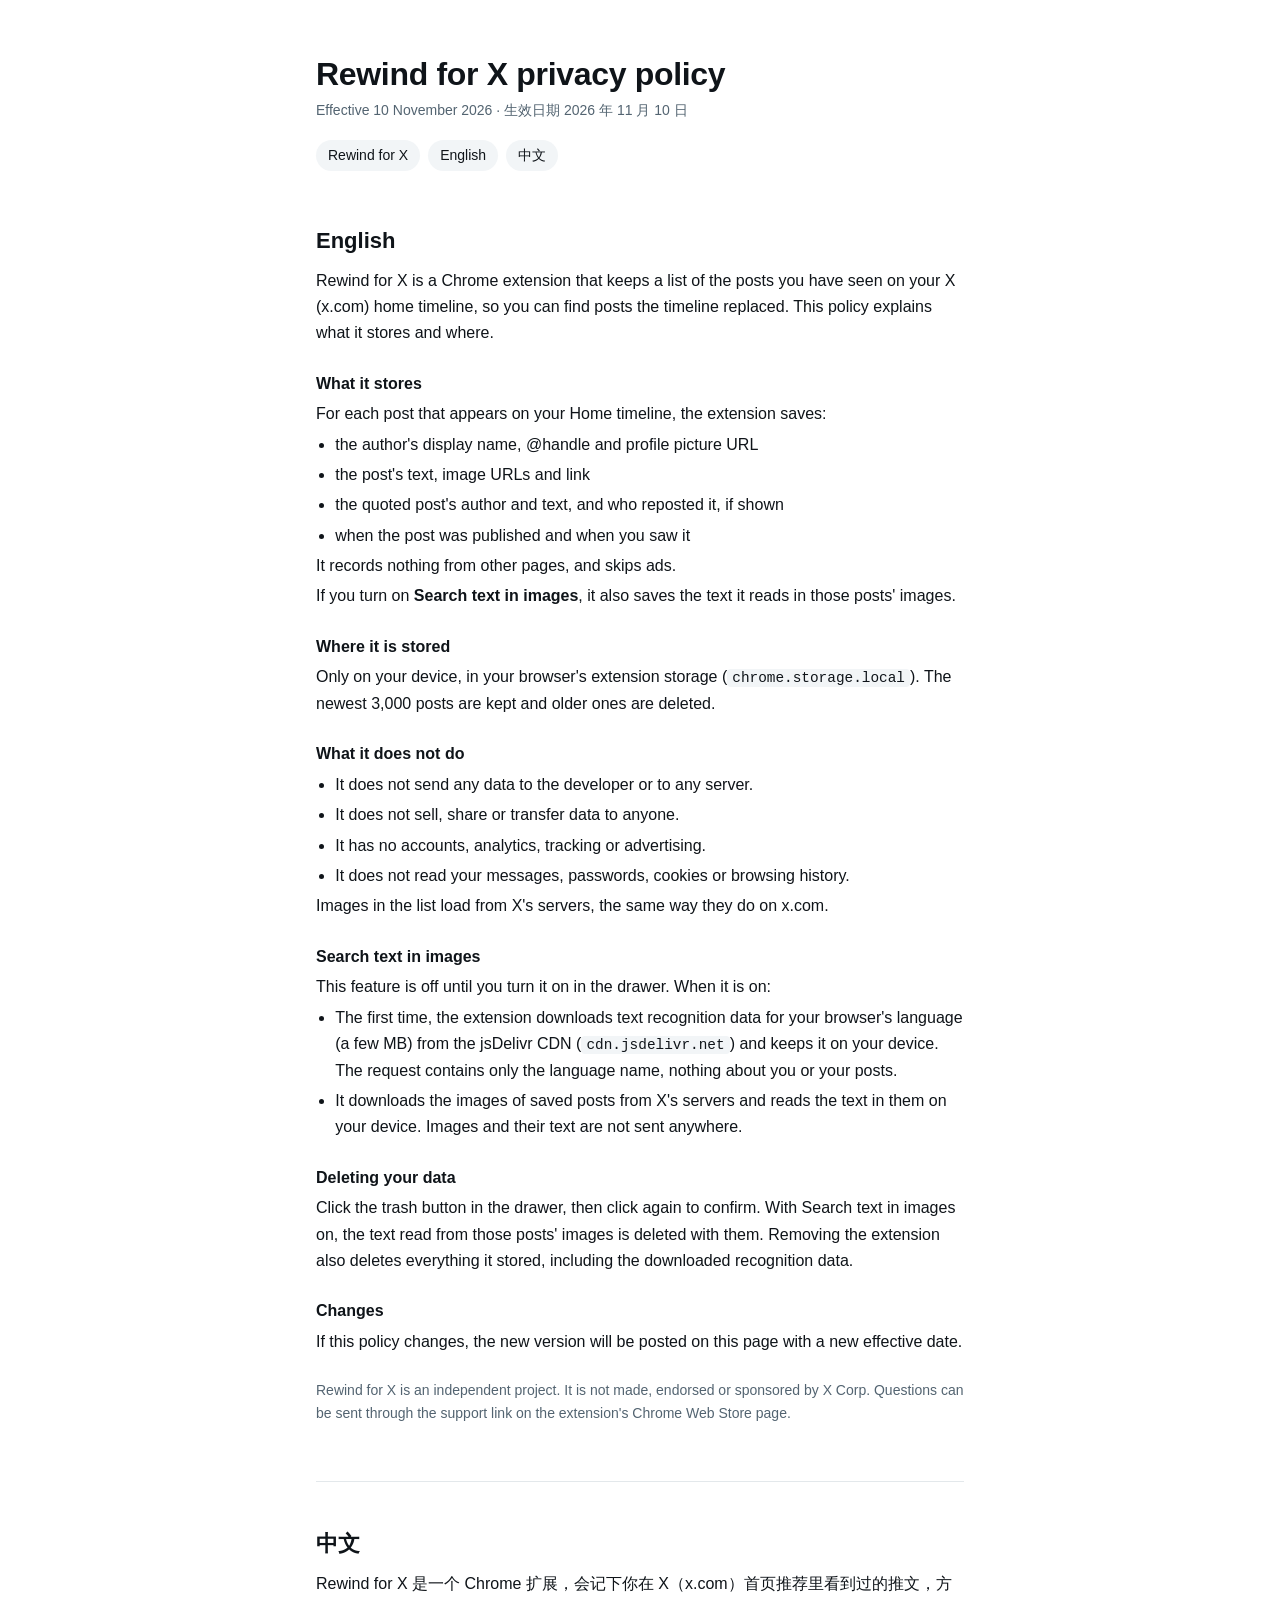
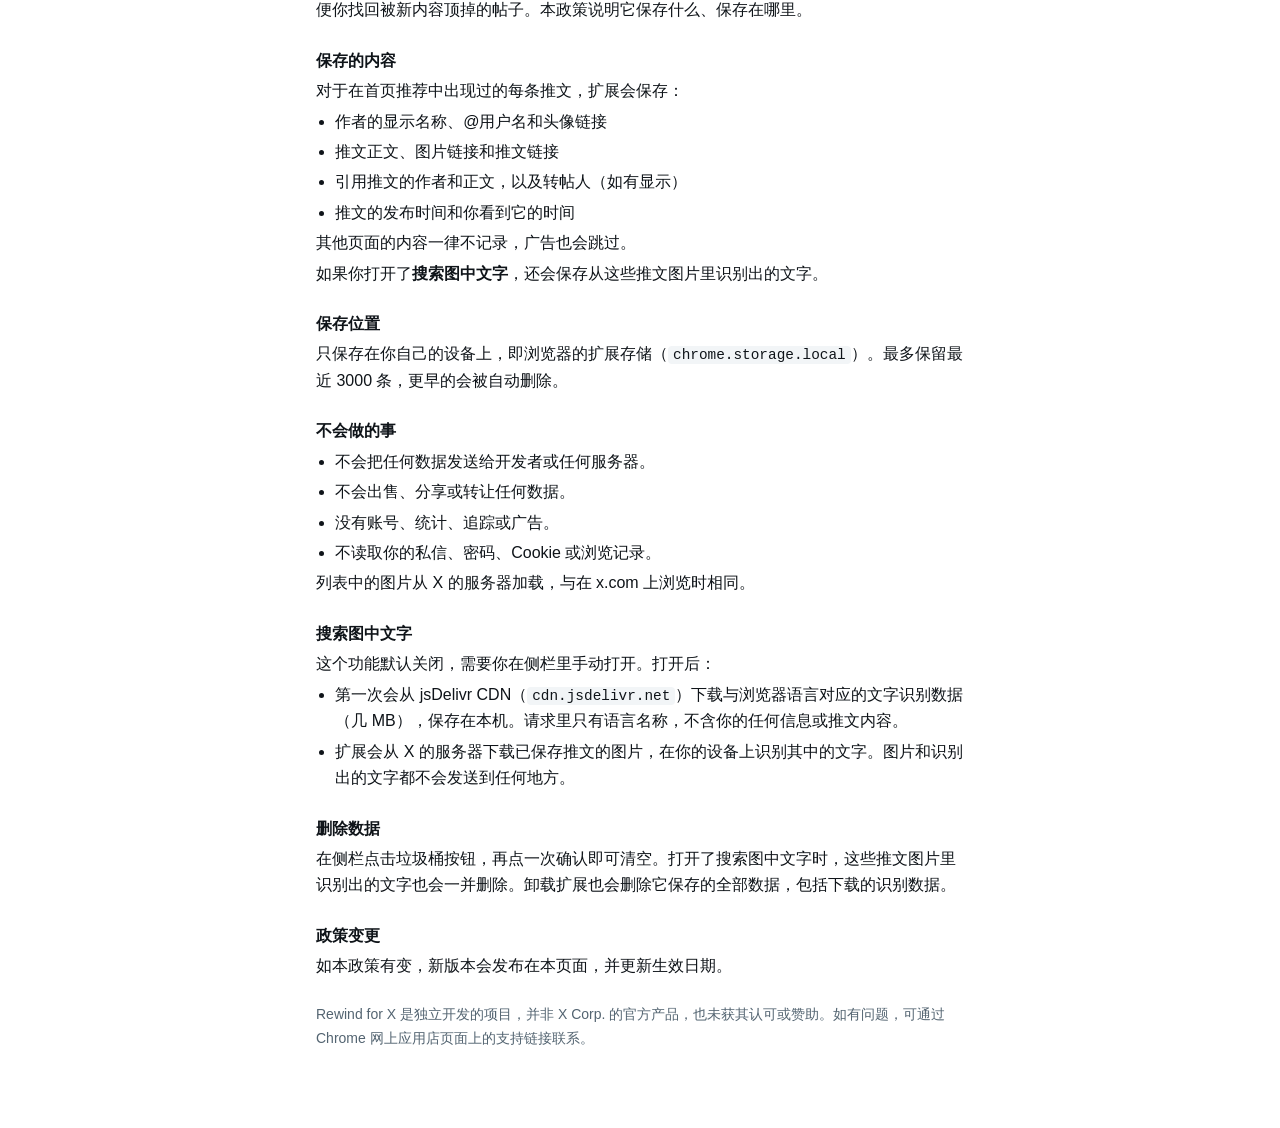
<file: site/privacy/index.html>
<!doctype html>
<html lang="en">
<head>
<meta charset="utf-8">
<meta name="viewport" content="width=device-width, initial-scale=1">
<title>Rewind for X Privacy</title>
<link rel="icon" href="/favicon.png">
<style>
  /* One reading column, English then Chinese, set like a plain legal notice. */
  :root {
    --bg: #ffffff; --fg: #0f1419; --muted: #536471; --line: #e3e8eb; --accent: #1a73c7; --chip: #f2f5f7;
    --body: -apple-system, BlinkMacSystemFont, "Segoe UI", Roboto, "PingFang SC", "Hiragino Sans GB", "Microsoft YaHei", sans-serif;
  }
  @media (prefers-color-scheme: dark) { :root:not([data-theme="light"]) {
    --bg: #0b0d10; --fg: #e7e9ea; --muted: #8b949c; --line: #262b30; --accent: #6cb2f5; --chip: #171b1f; color-scheme: dark;
  } }
  :root[data-theme="dark"] {
    --bg: #0b0d10; --fg: #e7e9ea; --muted: #8b949c; --line: #262b30; --accent: #6cb2f5; --chip: #171b1f; color-scheme: dark;
  }
  * { box-sizing: border-box; }
  body { margin: 0; background: var(--bg); color: var(--fg); font: 16px/1.65 var(--body); -webkit-font-smoothing: antialiased; }
  main { max-width: 680px; margin: 0 auto; padding-block: 56px 80px;
    padding-left: max(16px, env(safe-area-inset-left, 0px)); padding-right: max(16px, env(safe-area-inset-right, 0px));
    display: flex; flex-direction: column; gap: 56px; }
  header { display: flex; flex-direction: column; gap: 6px; }
  h1 { margin: 0; font-size: 32px; line-height: 1.15; letter-spacing: -.01em; text-wrap: balance; }
  .date { color: var(--muted); font-size: 14px; font-variant-numeric: tabular-nums; }
  nav { display: flex; gap: 8px; margin-top: 12px; }
  nav a { font-size: 14px; padding: 4px 12px; border-radius: 999px; background: var(--chip); color: var(--fg); text-decoration: none; }
  nav a:focus-visible, a:focus-visible { outline: 2px solid var(--accent); outline-offset: 2px; }
  section { display: flex; flex-direction: column; gap: 4px; }
  section + section { border-top: 1px solid var(--line); padding-top: 48px; }
  h2 { margin: 0 0 8px; font-size: 22px; line-height: 1.3; text-wrap: balance; }
  h3 { margin: 20px 0 0; font-size: 16px; }
  p, ul { margin: 0; }
  ul { padding-left: 1.2em; display: flex; flex-direction: column; gap: 4px; }
  code { font-size: .9em; padding: 1px 5px; border-radius: 4px; background: var(--chip); }
  a { color: var(--accent); }
  .note { color: var(--muted); font-size: 14px; margin-top: 20px; }
</style>
</head>
<body>
<main>
  <header>
    <h1>Rewind for X privacy policy</h1>
    <div class="date">Effective 10 November 2026 · 生效日期 2026 年 11 月 10 日</div>
    <nav><a href="/">Rewind for X</a><a href="#en">English</a><a href="#zh">中文</a></nav>
  </header>

  <section id="en" lang="en">
    <h2>English</h2>
    <p>Rewind for X is a Chrome extension that keeps a list of the posts you have seen on your X (x.com) home timeline, so you can find posts the timeline replaced. This policy explains what it stores and where.</p>

    <h3>What it stores</h3>
    <p>For each post that appears on your Home timeline, the extension saves:</p>
    <ul>
      <li>the author's display name, @handle and profile picture URL</li>
      <li>the post's text, image URLs and link</li>
      <li>the quoted post's author and text, and who reposted it, if shown</li>
      <li>when the post was published and when you saw it</li>
    </ul>
    <p>It records nothing from other pages, and skips ads.</p>
    <p>If you turn on <strong>Search text in images</strong>, it also saves the text it reads in those posts' images.</p>

    <h3>Where it is stored</h3>
    <p>Only on your device, in your browser's extension storage (<code>chrome.storage.local</code>). The newest 3,000 posts are kept and older ones are deleted.</p>

    <h3>What it does not do</h3>
    <ul>
      <li>It does not send any data to the developer or to any server.</li>
      <li>It does not sell, share or transfer data to anyone.</li>
      <li>It has no accounts, analytics, tracking or advertising.</li>
      <li>It does not read your messages, passwords, cookies or browsing history.</li>
    </ul>
    <p>Images in the list load from X's servers, the same way they do on x.com.</p>

    <h3>Search text in images</h3>
    <p>This feature is off until you turn it on in the drawer. When it is on:</p>
    <ul>
      <li>The first time, the extension downloads text recognition data for your browser's language (a few MB) from the jsDelivr CDN (<code>cdn.jsdelivr.net</code>) and keeps it on your device. The request contains only the language name, nothing about you or your posts.</li>
      <li>It downloads the images of saved posts from X's servers and reads the text in them on your device. Images and their text are not sent anywhere.</li>
    </ul>

    <h3>Deleting your data</h3>
    <p>Click the trash button in the drawer, then click again to confirm. With Search text in images on, the text read from those posts' images is deleted with them. Removing the extension also deletes everything it stored, including the downloaded recognition data.</p>

    <h3>Changes</h3>
    <p>If this policy changes, the new version will be posted on this page with a new effective date.</p>

    <p class="note">Rewind for X is an independent project. It is not made, endorsed or sponsored by X Corp. Questions can be sent through the support link on the extension's Chrome Web Store page.</p>
  </section>

  <section id="zh" lang="zh-CN">
    <h2>中文</h2>
    <p>Rewind for X 是一个 Chrome 扩展，会记下你在 X（x.com）首页推荐里看到过的推文，方便你找回被新内容顶掉的帖子。本政策说明它保存什么、保存在哪里。</p>

    <h3>保存的内容</h3>
    <p>对于在首页推荐中出现过的每条推文，扩展会保存：</p>
    <ul>
      <li>作者的显示名称、@用户名和头像链接</li>
      <li>推文正文、图片链接和推文链接</li>
      <li>引用推文的作者和正文，以及转帖人（如有显示）</li>
      <li>推文的发布时间和你看到它的时间</li>
    </ul>
    <p>其他页面的内容一律不记录，广告也会跳过。</p>
    <p>如果你打开了<strong>搜索图中文字</strong>，还会保存从这些推文图片里识别出的文字。</p>

    <h3>保存位置</h3>
    <p>只保存在你自己的设备上，即浏览器的扩展存储（<code>chrome.storage.local</code>）。最多保留最近 3000 条，更早的会被自动删除。</p>

    <h3>不会做的事</h3>
    <ul>
      <li>不会把任何数据发送给开发者或任何服务器。</li>
      <li>不会出售、分享或转让任何数据。</li>
      <li>没有账号、统计、追踪或广告。</li>
      <li>不读取你的私信、密码、Cookie 或浏览记录。</li>
    </ul>
    <p>列表中的图片从 X 的服务器加载，与在 x.com 上浏览时相同。</p>

    <h3>搜索图中文字</h3>
    <p>这个功能默认关闭，需要你在侧栏里手动打开。打开后：</p>
    <ul>
      <li>第一次会从 jsDelivr CDN（<code>cdn.jsdelivr.net</code>）下载与浏览器语言对应的文字识别数据（几 MB），保存在本机。请求里只有语言名称，不含你的任何信息或推文内容。</li>
      <li>扩展会从 X 的服务器下载已保存推文的图片，在你的设备上识别其中的文字。图片和识别出的文字都不会发送到任何地方。</li>
    </ul>

    <h3>删除数据</h3>
    <p>在侧栏点击垃圾桶按钮，再点一次确认即可清空。打开了搜索图中文字时，这些推文图片里识别出的文字也会一并删除。卸载扩展也会删除它保存的全部数据，包括下载的识别数据。</p>

    <h3>政策变更</h3>
    <p>如本政策有变，新版本会发布在本页面，并更新生效日期。</p>

    <p class="note">Rewind for X 是独立开发的项目，并非 X Corp. 的官方产品，也未获其认可或赞助。如有问题，可通过 Chrome 网上应用店页面上的支持链接联系。</p>
  </section>
</main>
</body>
</html>
</file>
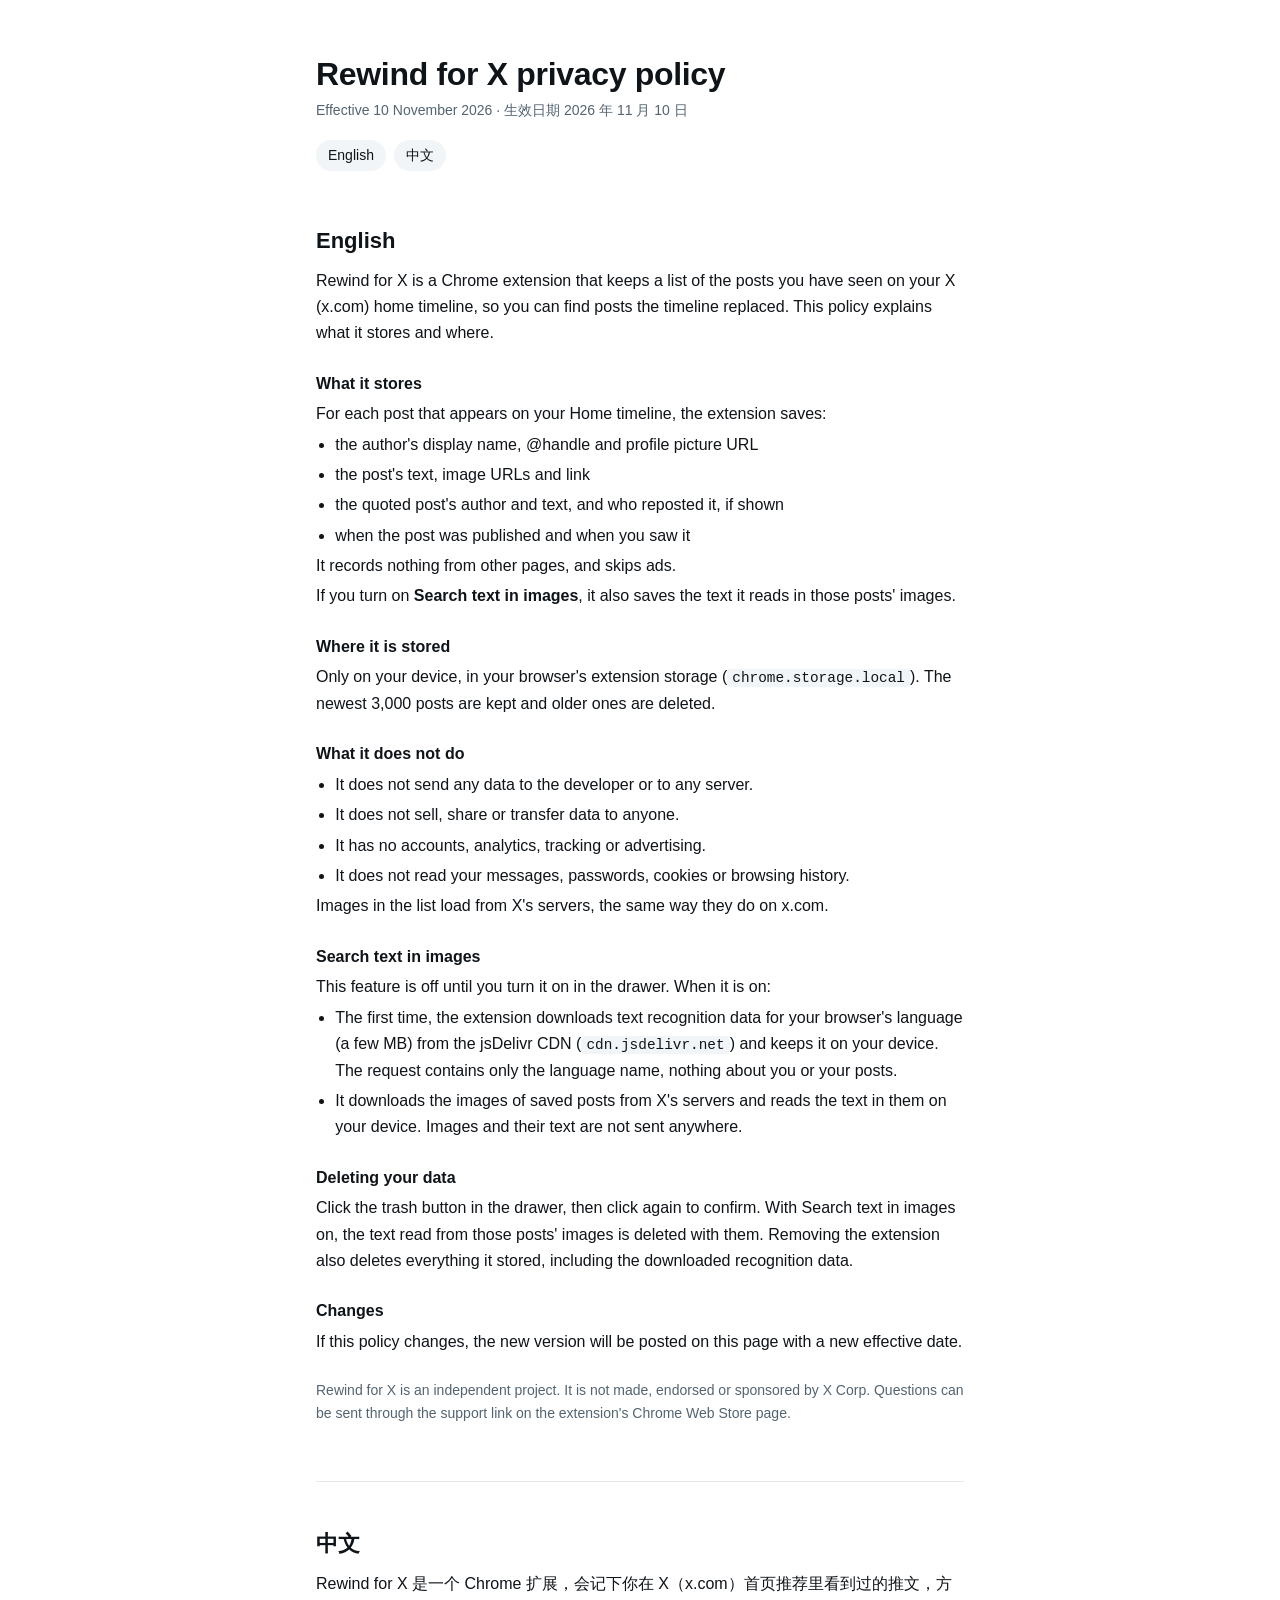
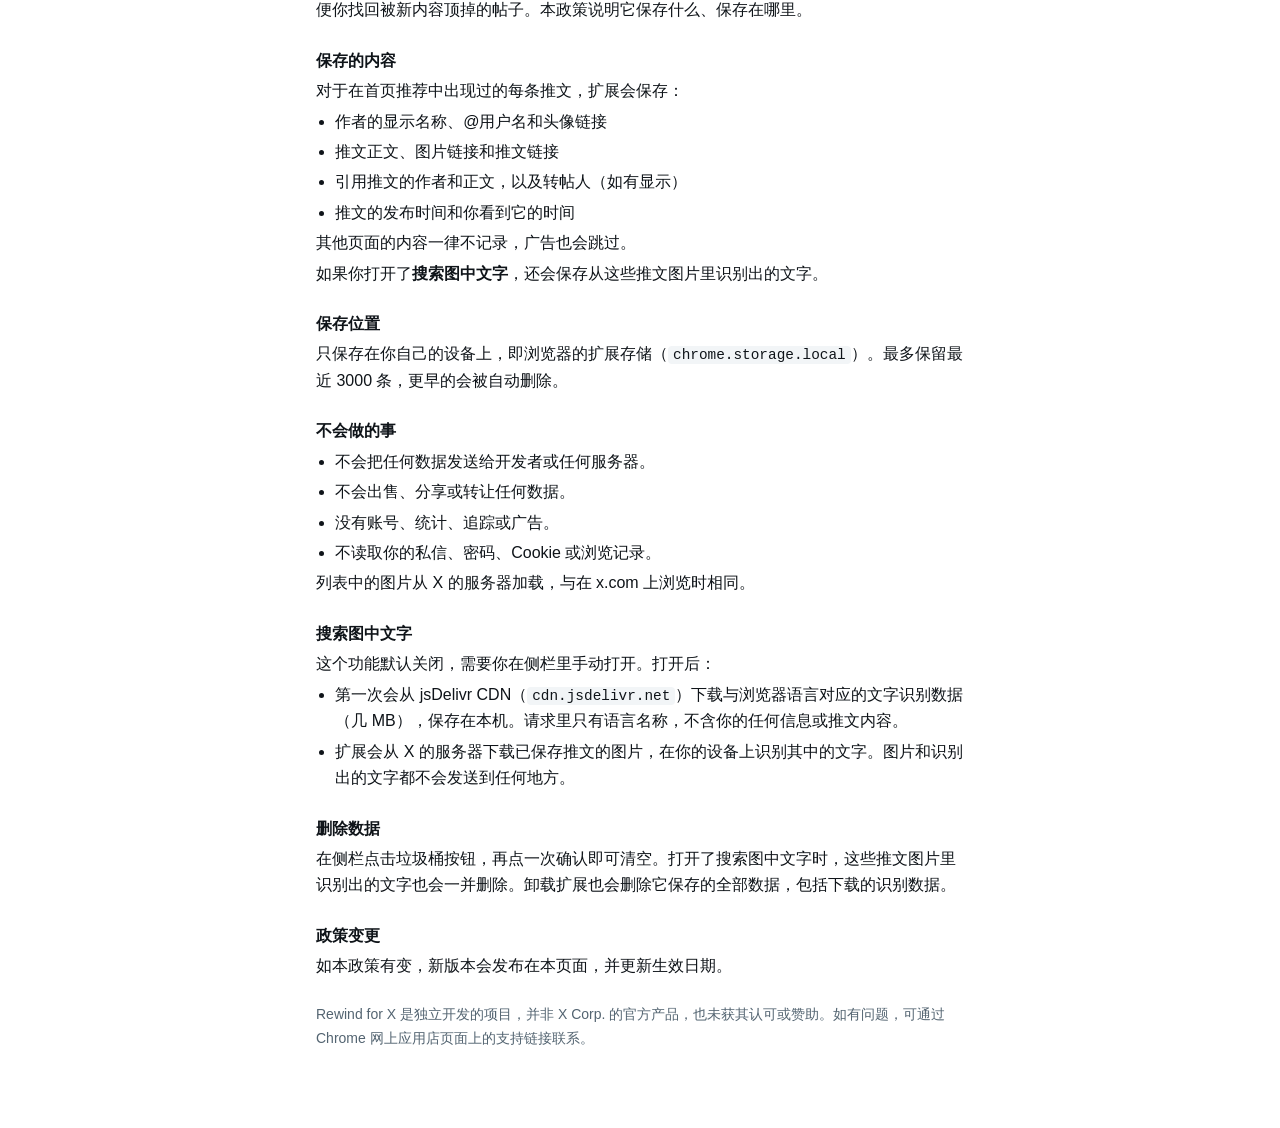
<file: store/privacy-policy.html>
<!doctype html>
<html lang="en">
<head>
<meta charset="utf-8">
<meta name="viewport" content="width=device-width, initial-scale=1">
<title>Rewind for X Privacy</title>
<style>
  /* One reading column, English then Chinese, set like a plain legal notice. */
  :root {
    --bg: #ffffff; --fg: #0f1419; --muted: #536471; --line: #e3e8eb; --accent: #1a73c7; --chip: #f2f5f7;
    --body: -apple-system, BlinkMacSystemFont, "Segoe UI", Roboto, "PingFang SC", "Hiragino Sans GB", "Microsoft YaHei", sans-serif;
  }
  @media (prefers-color-scheme: dark) { :root:not([data-theme="light"]) {
    --bg: #0b0d10; --fg: #e7e9ea; --muted: #8b949c; --line: #262b30; --accent: #6cb2f5; --chip: #171b1f; color-scheme: dark;
  } }
  :root[data-theme="dark"] {
    --bg: #0b0d10; --fg: #e7e9ea; --muted: #8b949c; --line: #262b30; --accent: #6cb2f5; --chip: #171b1f; color-scheme: dark;
  }
  * { box-sizing: border-box; }
  body { margin: 0; background: var(--bg); color: var(--fg); font: 16px/1.65 var(--body); -webkit-font-smoothing: antialiased; }
  main { max-width: 680px; margin: 0 auto; padding-block: 56px 80px;
    padding-left: max(16px, env(safe-area-inset-left, 0px)); padding-right: max(16px, env(safe-area-inset-right, 0px));
    display: flex; flex-direction: column; gap: 56px; }
  header { display: flex; flex-direction: column; gap: 6px; }
  h1 { margin: 0; font-size: 32px; line-height: 1.15; letter-spacing: -.01em; text-wrap: balance; }
  .date { color: var(--muted); font-size: 14px; font-variant-numeric: tabular-nums; }
  nav { display: flex; gap: 8px; margin-top: 12px; }
  nav a { font-size: 14px; padding: 4px 12px; border-radius: 999px; background: var(--chip); color: var(--fg); text-decoration: none; }
  nav a:focus-visible, a:focus-visible { outline: 2px solid var(--accent); outline-offset: 2px; }
  section { display: flex; flex-direction: column; gap: 4px; }
  section + section { border-top: 1px solid var(--line); padding-top: 48px; }
  h2 { margin: 0 0 8px; font-size: 22px; line-height: 1.3; text-wrap: balance; }
  h3 { margin: 20px 0 0; font-size: 16px; }
  p, ul { margin: 0; }
  ul { padding-left: 1.2em; display: flex; flex-direction: column; gap: 4px; }
  code { font-size: .9em; padding: 1px 5px; border-radius: 4px; background: var(--chip); }
  a { color: var(--accent); }
  .note { color: var(--muted); font-size: 14px; margin-top: 20px; }
</style>
</head>
<body>
<main>
  <header>
    <h1>Rewind for X privacy policy</h1>
    <div class="date">Effective 10 November 2026 · 生效日期 2026 年 11 月 10 日</div>
    <nav><a href="#en">English</a><a href="#zh">中文</a></nav>
  </header>

  <section id="en" lang="en">
    <h2>English</h2>
    <p>Rewind for X is a Chrome extension that keeps a list of the posts you have seen on your X (x.com) home timeline, so you can find posts the timeline replaced. This policy explains what it stores and where.</p>

    <h3>What it stores</h3>
    <p>For each post that appears on your Home timeline, the extension saves:</p>
    <ul>
      <li>the author's display name, @handle and profile picture URL</li>
      <li>the post's text, image URLs and link</li>
      <li>the quoted post's author and text, and who reposted it, if shown</li>
      <li>when the post was published and when you saw it</li>
    </ul>
    <p>It records nothing from other pages, and skips ads.</p>
    <p>If you turn on <strong>Search text in images</strong>, it also saves the text it reads in those posts' images.</p>

    <h3>Where it is stored</h3>
    <p>Only on your device, in your browser's extension storage (<code>chrome.storage.local</code>). The newest 3,000 posts are kept and older ones are deleted.</p>

    <h3>What it does not do</h3>
    <ul>
      <li>It does not send any data to the developer or to any server.</li>
      <li>It does not sell, share or transfer data to anyone.</li>
      <li>It has no accounts, analytics, tracking or advertising.</li>
      <li>It does not read your messages, passwords, cookies or browsing history.</li>
    </ul>
    <p>Images in the list load from X's servers, the same way they do on x.com.</p>

    <h3>Search text in images</h3>
    <p>This feature is off until you turn it on in the drawer. When it is on:</p>
    <ul>
      <li>The first time, the extension downloads text recognition data for your browser's language (a few MB) from the jsDelivr CDN (<code>cdn.jsdelivr.net</code>) and keeps it on your device. The request contains only the language name, nothing about you or your posts.</li>
      <li>It downloads the images of saved posts from X's servers and reads the text in them on your device. Images and their text are not sent anywhere.</li>
    </ul>

    <h3>Deleting your data</h3>
    <p>Click the trash button in the drawer, then click again to confirm. With Search text in images on, the text read from those posts' images is deleted with them. Removing the extension also deletes everything it stored, including the downloaded recognition data.</p>

    <h3>Changes</h3>
    <p>If this policy changes, the new version will be posted on this page with a new effective date.</p>

    <p class="note">Rewind for X is an independent project. It is not made, endorsed or sponsored by X Corp. Questions can be sent through the support link on the extension's Chrome Web Store page.</p>
  </section>

  <section id="zh" lang="zh-CN">
    <h2>中文</h2>
    <p>Rewind for X 是一个 Chrome 扩展，会记下你在 X（x.com）首页推荐里看到过的推文，方便你找回被新内容顶掉的帖子。本政策说明它保存什么、保存在哪里。</p>

    <h3>保存的内容</h3>
    <p>对于在首页推荐中出现过的每条推文，扩展会保存：</p>
    <ul>
      <li>作者的显示名称、@用户名和头像链接</li>
      <li>推文正文、图片链接和推文链接</li>
      <li>引用推文的作者和正文，以及转帖人（如有显示）</li>
      <li>推文的发布时间和你看到它的时间</li>
    </ul>
    <p>其他页面的内容一律不记录，广告也会跳过。</p>
    <p>如果你打开了<strong>搜索图中文字</strong>，还会保存从这些推文图片里识别出的文字。</p>

    <h3>保存位置</h3>
    <p>只保存在你自己的设备上，即浏览器的扩展存储（<code>chrome.storage.local</code>）。最多保留最近 3000 条，更早的会被自动删除。</p>

    <h3>不会做的事</h3>
    <ul>
      <li>不会把任何数据发送给开发者或任何服务器。</li>
      <li>不会出售、分享或转让任何数据。</li>
      <li>没有账号、统计、追踪或广告。</li>
      <li>不读取你的私信、密码、Cookie 或浏览记录。</li>
    </ul>
    <p>列表中的图片从 X 的服务器加载，与在 x.com 上浏览时相同。</p>

    <h3>搜索图中文字</h3>
    <p>这个功能默认关闭，需要你在侧栏里手动打开。打开后：</p>
    <ul>
      <li>第一次会从 jsDelivr CDN（<code>cdn.jsdelivr.net</code>）下载与浏览器语言对应的文字识别数据（几 MB），保存在本机。请求里只有语言名称，不含你的任何信息或推文内容。</li>
      <li>扩展会从 X 的服务器下载已保存推文的图片，在你的设备上识别其中的文字。图片和识别出的文字都不会发送到任何地方。</li>
    </ul>

    <h3>删除数据</h3>
    <p>在侧栏点击垃圾桶按钮，再点一次确认即可清空。打开了搜索图中文字时，这些推文图片里识别出的文字也会一并删除。卸载扩展也会删除它保存的全部数据，包括下载的识别数据。</p>

    <h3>政策变更</h3>
    <p>如本政策有变，新版本会发布在本页面，并更新生效日期。</p>

    <p class="note">Rewind for X 是独立开发的项目，并非 X Corp. 的官方产品，也未获其认可或赞助。如有问题，可通过 Chrome 网上应用店页面上的支持链接联系。</p>
  </section>
</main>
</body>
</html>
</file>
